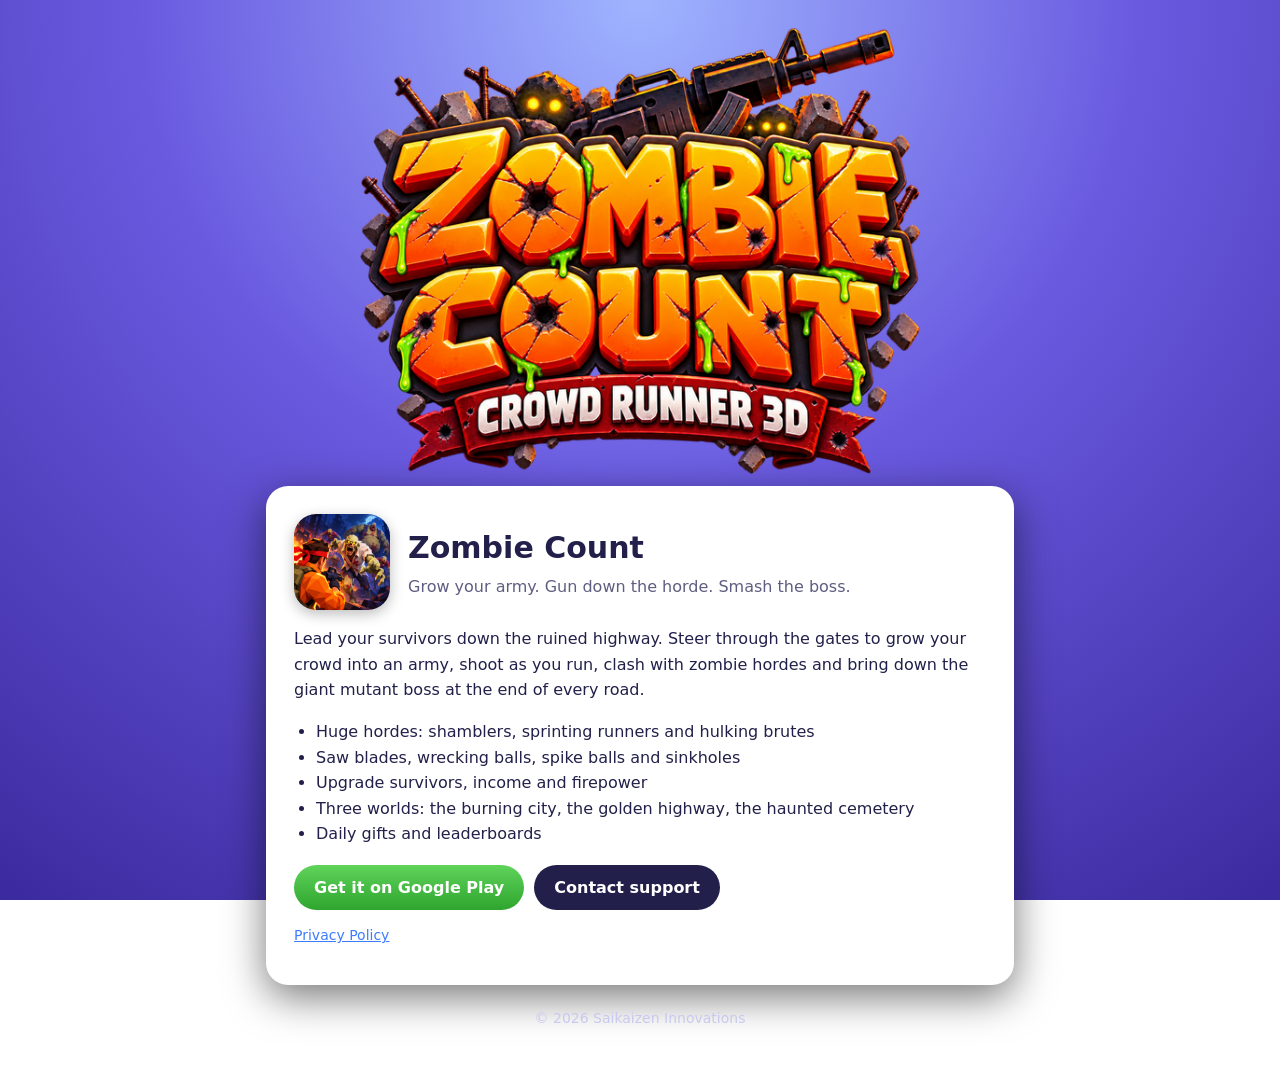
<file: index.html>
<!doctype html>
<html lang="en">
<head>
<meta charset="utf-8">
<meta name="viewport" content="width=device-width,initial-scale=1">
<title>Zombie Count: Crowd Runner 3D</title>
<meta name="description" content="Zombie Count: Crowd Runner 3D. Grow your survivor army through the gates, shoot the zombie horde and smash the giant boss. Plays offline.">
<link rel="icon" href="favicon.png">
<link rel="stylesheet" href="style.css">
</head>
<body>
<img class="logo" src="img/logo.png" alt="Zombie Count logo">
<div class="wrap">
  <div class="card">
    <div class="brand">
      <img src="img/icon.png" alt="Zombie Count icon">
      <div>
        <h1>Zombie Count</h1>
        <p class="tag">Grow your army. Gun down the horde. Smash the boss.</p>
      </div>
    </div>
    <p>Lead your survivors down the ruined highway. Steer through the gates to grow your crowd into an army, shoot as
      you run, clash with zombie hordes and bring down the giant mutant boss at the end of every road.</p>
    <ul>
      <li>Huge hordes: shamblers, sprinting runners and hulking brutes</li>
      <li>Saw blades, wrecking balls, spike balls and sinkholes</li>
      <li>Upgrade survivors, income and firepower</li>
      <li>Three worlds: the burning city, the golden highway, the haunted cemetery</li>
      <li>Daily gifts and leaderboards</li>
    </ul>
    <div class="btns">
      <a class="btn" href="https://play.google.com/store/apps/details?id=com.saikaizen.zombiecount">Get it on Google Play</a>
      <a class="btn alt" href="mailto:superprogrammersaurabh@gmail.com?subject=Zombie%20Count">Contact support</a>
    </div>
    <p class="small"><a href="privacy.html">Privacy Policy</a></p>
  </div>
  <p class="foot">© 2026 Saikaizen Innovations</p>
</div>
</body>
</html>
</file>
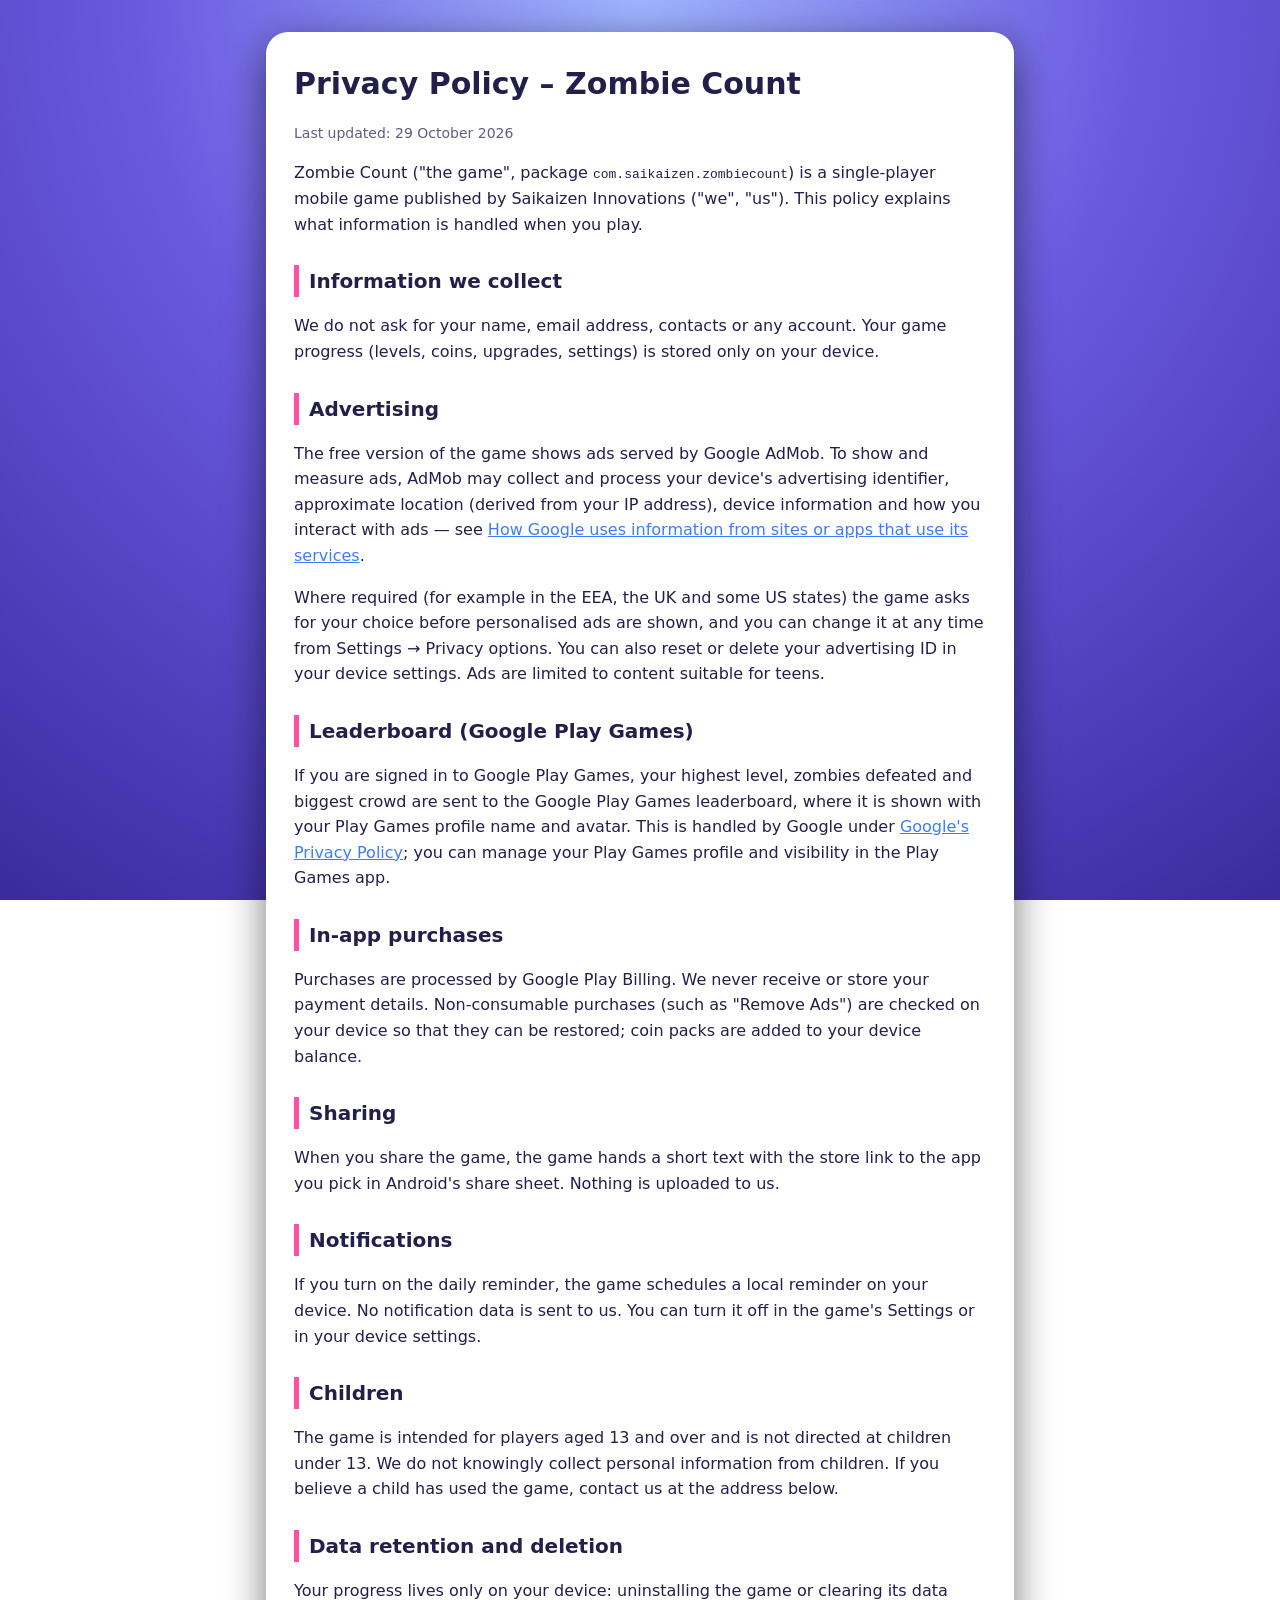
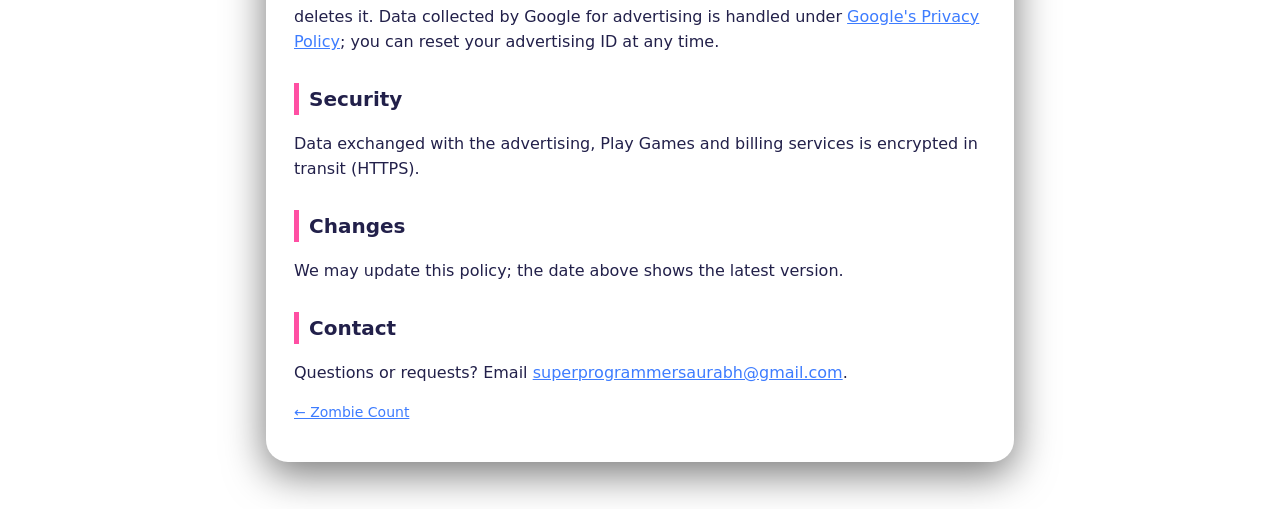
<file: privacy.html>
<!doctype html>
<html lang="en">
<head>
<meta charset="utf-8">
<meta name="viewport" content="width=device-width,initial-scale=1">
<title>Zombie Count – Privacy Policy</title>
<link rel="icon" href="favicon.png">
<link rel="stylesheet" href="style.css">
</head>
<body>
<div class="wrap" style="margin-top:32px">
<div class="card">
<h1>Privacy Policy – Zombie Count</h1>
<p class="small">Last updated: 29 October 2026</p>
<p>Zombie Count ("the game", package <code>com.saikaizen.zombiecount</code>) is a single-player mobile game
published by Saikaizen Innovations ("we", "us"). This policy explains what information is handled when you play.</p>

<h2>Information we collect</h2>
<p>We do not ask for your name, email address, contacts or any account. Your game progress (levels, coins, upgrades, settings) is stored only on your device.</p>

<h2>Advertising</h2>
<p>The free version of the game shows ads served by Google AdMob. To show and measure ads, AdMob may collect and
process your device's advertising identifier, approximate location (derived from your IP address), device
information and how you interact with ads — see
<a href="https://policies.google.com/technologies/partner-sites">How Google uses information from sites or apps that use its services</a>.</p>
<p>Where required (for example in the EEA, the UK and some US states) the game asks for your choice before
personalised ads are shown, and you can change it at any time from Settings → Privacy options. You can also reset or
delete your advertising ID in your device settings. Ads are limited to content suitable for teens.</p>

<h2>Leaderboard (Google Play Games)</h2>
<p>If you are signed in to Google Play Games, your highest level, zombies defeated and biggest crowd are sent to the Google Play Games leaderboard,
where it is shown with your Play Games profile name and avatar. This is handled by Google under
<a href="https://policies.google.com/privacy">Google's Privacy Policy</a>; you can manage your Play Games profile
and visibility in the Play Games app.</p>

<h2>In-app purchases</h2>
<p>Purchases are processed by Google Play Billing. We never receive or store your payment details. Non-consumable purchases (such as "Remove Ads") are checked on your device so that they can be restored; coin packs are added to your device balance.</p>

<h2>Sharing</h2>
<p>When you share the game, the game hands a short text with the store link to the app you pick in Android's share sheet. Nothing is uploaded to us.</p>
<h2>Notifications</h2>
<p>If you turn on the daily reminder, the game schedules a local reminder on your device. No notification data is sent
to us. You can turn it off in the game's Settings or in your device settings.</p>

<h2>Children</h2>
<p>The game is intended for players aged 13 and over and is not directed at children under 13. We do not knowingly
collect personal information from children. If you believe a child has used the game, contact us at the address
below.</p>

<h2>Data retention and deletion</h2>
<p>Your progress lives only on your device: uninstalling the game or clearing its data deletes it. Data collected by
Google for advertising is handled under <a href="https://policies.google.com/privacy">Google's Privacy
Policy</a>; you can reset your advertising ID at any time.</p>

<h2>Security</h2>
<p>Data exchanged with the advertising, Play Games and billing services is encrypted in transit (HTTPS).</p>

<h2>Changes</h2>
<p>We may update this policy; the date above shows the latest version.</p>

<h2>Contact</h2>
<p>Questions or requests? Email <a href="mailto:superprogrammersaurabh@gmail.com">superprogrammersaurabh@gmail.com</a>.</p>
<p class="small"><a href="index.html">← Zombie Count</a></p>
</div>
</div>
</body>
</html>
</file>
<file: style.css>
:root{--bg:#6a5ae0;--deep:#3b2a9e;--card:#fff;--ink:#22204a;--pink:#ff4fa3;--blue:#3d7cff;--soft:#5f5d80}
*{box-sizing:border-box}
html,body{margin:0;background:radial-gradient(circle at 50% 0,#9fb4ff 0,var(--bg) 45%,var(--deep) 100%) fixed;color:var(--ink);font-family:system-ui,-apple-system,"Segoe UI",Roboto,sans-serif;line-height:1.6}
a{color:var(--blue)}
.logo{display:block;width:min(560px,86%);margin:28px auto 0}
.wrap{max-width:780px;margin:12px auto 48px;padding:0 16px}
.card{background:var(--card);border-radius:22px;padding:28px 28px 24px;box-shadow:0 12px 40px #0008}
.brand{display:flex;gap:18px;align-items:center;margin-bottom:8px}
.brand img{width:96px;height:96px;border-radius:22px;box-shadow:0 4px 14px #0004}
h1{margin:0;font-size:30px}
h2{font-size:20px;margin:28px 0 6px;border-left:5px solid var(--pink);padding-left:10px}
.tag{color:var(--soft);margin:2px 0 0}
.btns{display:flex;flex-wrap:wrap;gap:10px;margin:18px 0 6px}
.btn{display:inline-block;background:linear-gradient(#5fd35a,#2fa52f);color:#fff;text-decoration:none;padding:10px 20px;border-radius:24px;font-weight:700}
.btn.alt{background:var(--ink)}
ul{padding-left:22px}
.foot{color:#c9c8ef;text-align:center;font-size:14px;margin-top:22px}
.small{color:var(--soft);font-size:14px}
@media (max-width:520px){.card{padding:20px 16px}.brand img{width:72px;height:72px}h1{font-size:24px}}
</file>
